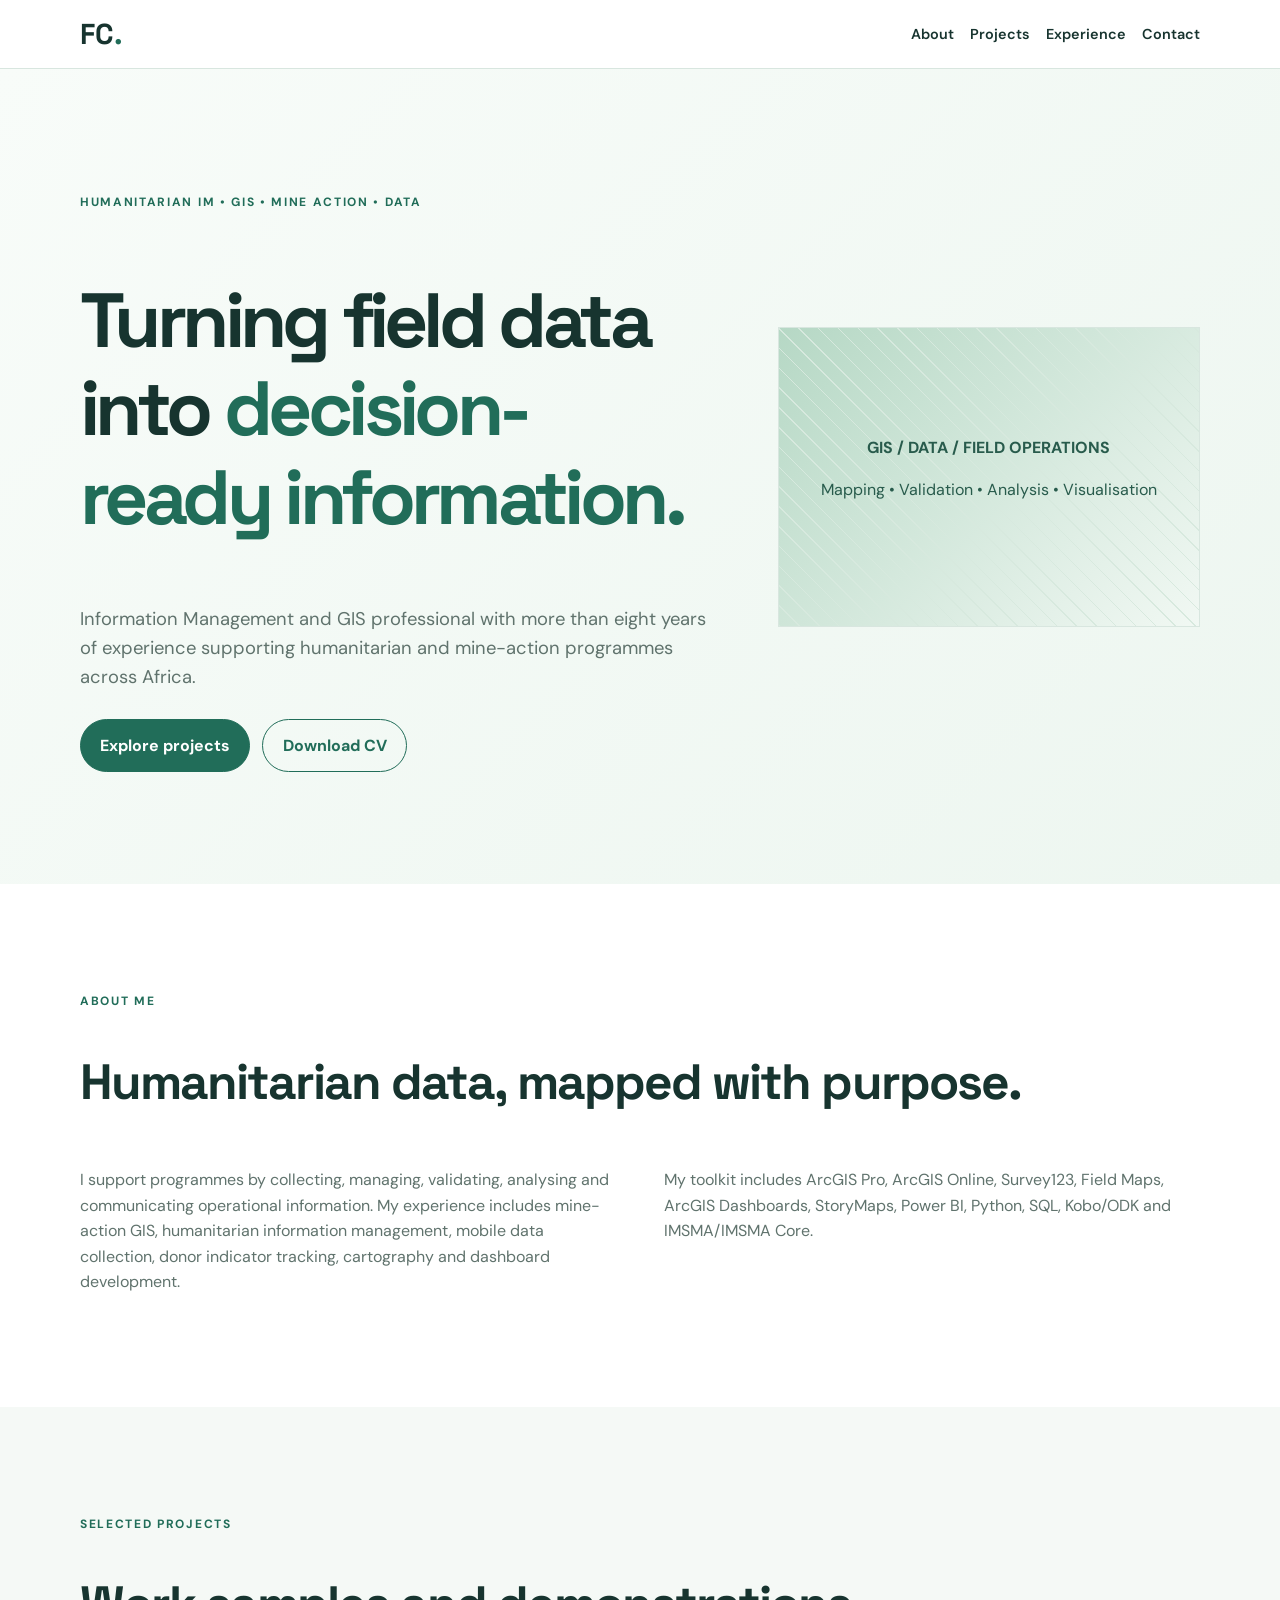
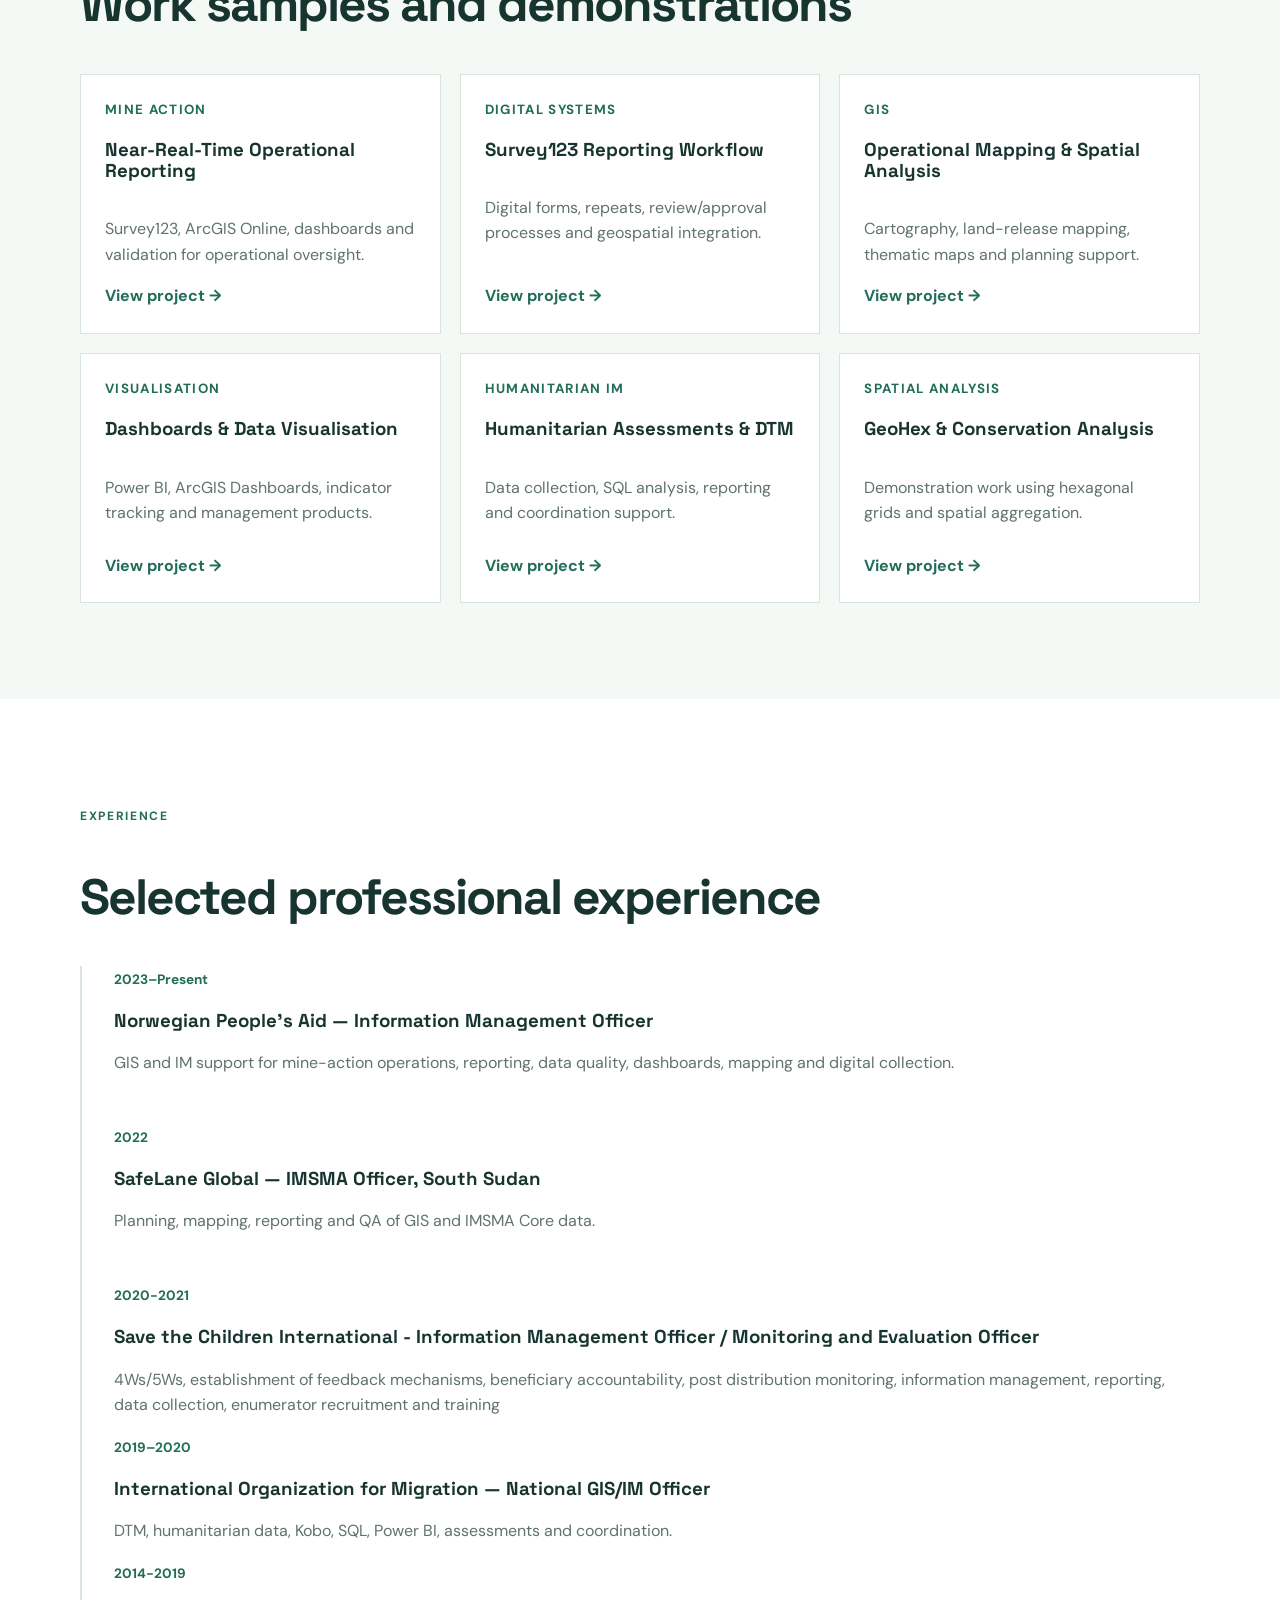
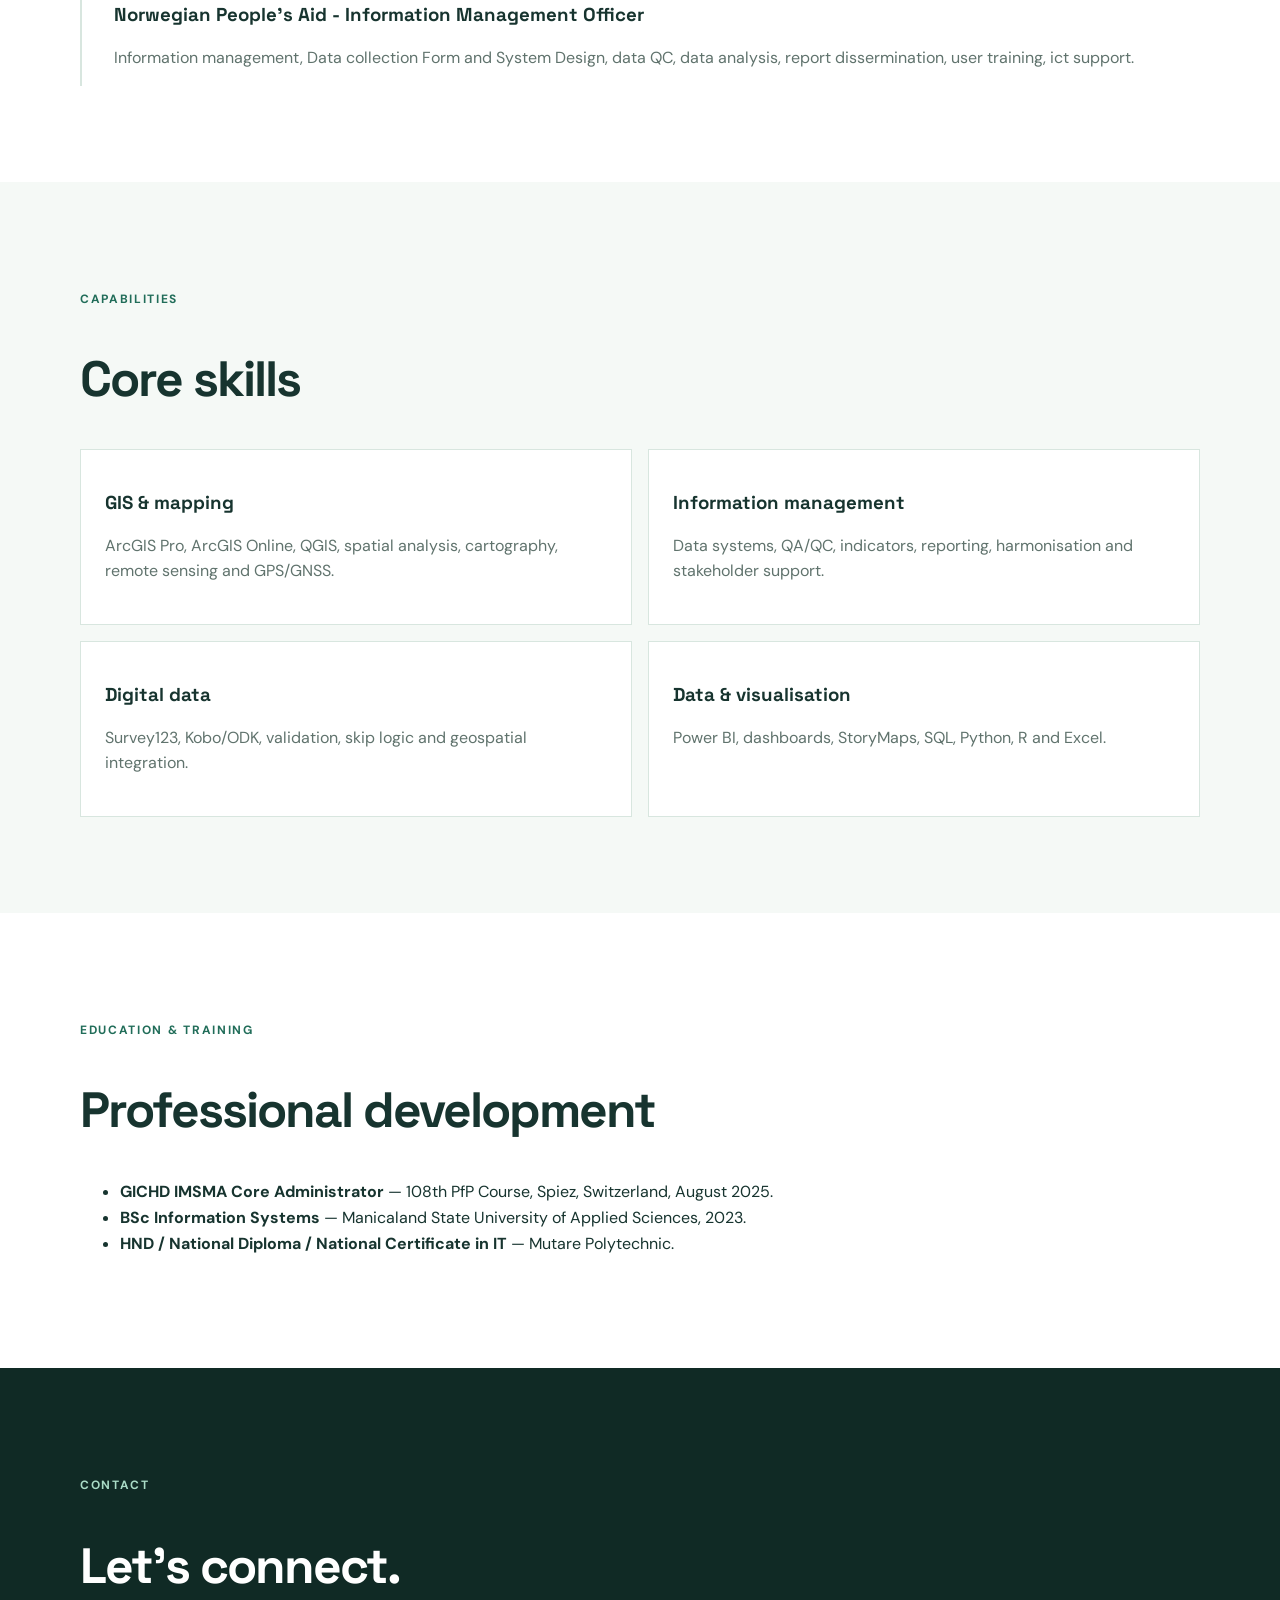
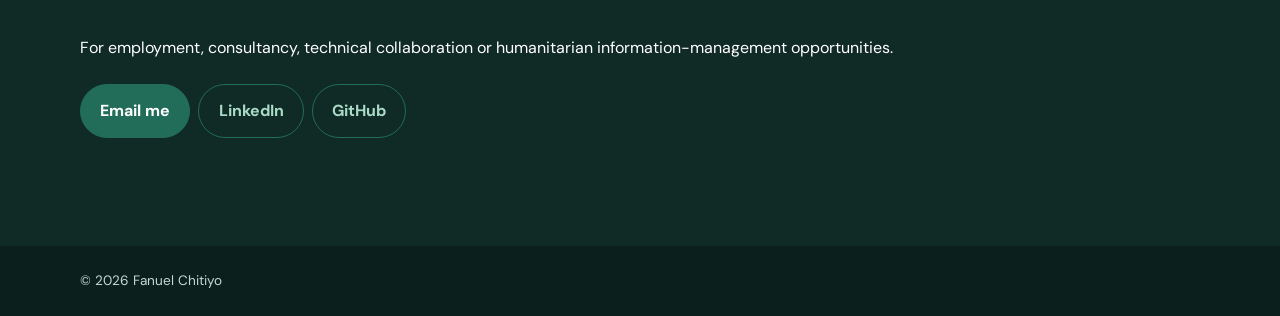
<file: index.html>
<!doctype html>
<html lang="en">
<head>
<meta charset="utf-8"><meta name="viewport" content="width=device-width, initial-scale=1">
<meta name="description" content="Fanuel Chitiyo — Humanitarian Information Management and GIS Professional">
<title>Fanuel Chitiyo | Humanitarian IM & GIS</title>
<link rel="stylesheet" href="assets/css/style.css">
</head>
<body>
<header><nav class="container nav"><a class="brand" href="index.html">FC<span>.</span></a>
<div><a href="#about">About</a><a href="#projects">Projects</a><a href="#experience">Experience</a><a href="#contact">Contact</a></div></nav></header>
<main>
<section class="hero"><div class="container hero-grid"><div>
<p class="eyebrow">Humanitarian IM • GIS • Mine Action • Data</p>
<h1>Turning field data into <span>decision-ready information.</span></h1>
<p class="lead">Information Management and GIS professional with more than eight years of experience supporting humanitarian and mine-action programmes across Africa.</p>
<a class="btn primary" href="#projects">Explore projects</a>
<a class="btn secondary" href="documents/Fanuel_Chitiyo_CV.pdf">Download CV</a>
</div><div class="visual"><strong>GIS / DATA / FIELD OPERATIONS</strong><p>Mapping • Validation • Analysis • Visualisation</p></div></div></section>
<section id="about" class="section container"><p class="eyebrow">About me</p><h2>Humanitarian data, mapped with purpose.</h2>
<div class="columns"><p>I support programmes by collecting, managing, validating, analysing and communicating operational information. My experience includes mine-action GIS, humanitarian information management, mobile data collection, donor indicator tracking, cartography and dashboard development.</p>
<p>My toolkit includes ArcGIS Pro, ArcGIS Online, Survey123, Field Maps, ArcGIS Dashboards, StoryMaps, Power BI, Python, SQL, Kobo/ODK and IMSMA/IMSMA Core.</p></div></section>
<section id="projects" class="section alt"><div class="container"><p class="eyebrow">Selected projects</p><h2>Work samples and demonstrations</h2><div class="cards">
<article class="card"><small>Mine action</small><h3>Near-Real-Time Operational Reporting</h3><p>Survey123, ArcGIS Online, dashboards and validation for operational oversight.</p><a href="projects/mine-action-reporting.html">View project →</a></article><article class="card"><small>Digital systems</small><h3>Survey123 Reporting Workflow</h3><p>Digital forms, repeats, review/approval processes and geospatial integration.</p><a href="projects/survey123-workflow.html">View project →</a></article><article class="card"><small>GIS</small><h3>Operational Mapping & Spatial Analysis</h3><p>Cartography, land-release mapping, thematic maps and planning support.</p><a href="projects/gis-mapping.html">View project →</a></article><article class="card"><small>Visualisation</small><h3>Dashboards & Data Visualisation</h3><p>Power BI, ArcGIS Dashboards, indicator tracking and management products.</p><a href="projects/dashboards.html">View project →</a></article><article class="card"><small>Humanitarian IM</small><h3>Humanitarian Assessments & DTM</h3><p>Data collection, SQL analysis, reporting and coordination support.</p><a href="projects/humanitarian-im.html">View project →</a></article><article class="card"><small>Spatial analysis</small><h3>GeoHex & Conservation Analysis</h3><p>Demonstration work using hexagonal grids and spatial aggregation.</p><a href="projects/geohex.html">View project →</a></article></div></div></section>
<section id="experience" class="section container"><p class="eyebrow">Experience</p><h2>Selected professional experience</h2><div class="timeline">
<div><b>2023–Present</b><h3>Norwegian People's Aid — Information Management Officer</h3><p>GIS and IM support for mine-action operations, reporting, data quality, dashboards, mapping and digital collection.</p></div>
<div><b>2022</b><h3>SafeLane Global — IMSMA Officer, South Sudan</h3><p>Planning, mapping, reporting and QA of GIS and IMSMA Core data.</p></div>
<div><b>2020-2021</b><h3>Save the Children International - Information Management Officer / Monitoring and Evaluation Officer</h3><p>4Ws/5Ws, establishment of feedback mechanisms, beneficiary accountability, post distribution monitoring, information management, reporting, data collection, enumerator recruitment and training</p>
<div><b>2019–2020</b><h3>International Organization for Migration — National GIS/IM Officer</h3><p>DTM, humanitarian data, Kobo, SQL, Power BI, assessments and coordination.</p></div>
<div><b>2014-2019</b><h3>Norwegian People's Aid - Information Management Officer</h3><p>Information management, Data collection Form and System Design, data QC, data analysis, report dissermination, user training, ict support.</p></div>
</div></section>
<section class="section alt"><div class="container"><p class="eyebrow">Capabilities</p><h2>Core skills</h2><div class="skill-grid">
<div><h3>GIS & mapping</h3><p>ArcGIS Pro, ArcGIS Online, QGIS, spatial analysis, cartography, remote sensing and GPS/GNSS.</p></div>
<div><h3>Information management</h3><p>Data systems, QA/QC, indicators, reporting, harmonisation and stakeholder support.</p></div>
<div><h3>Digital data</h3><p>Survey123, Kobo/ODK, validation, skip logic and geospatial integration.</p></div>
<div><h3>Data & visualisation</h3><p>Power BI, dashboards, StoryMaps, SQL, Python, R and Excel.</p></div>
</div></div></section>
<section class="section container"><p class="eyebrow">Education & training</p><h2>Professional development</h2><ul><li><b>GICHD IMSMA Core Administrator</b> — 108th PfP Course, Spiez, Switzerland, August 2025.</li><li><b>BSc Information Systems</b> — Manicaland State University of Applied Sciences, 2023.</li><li><b>HND / National Diploma / National Certificate in IT</b> — Mutare Polytechnic.</li></ul></section>
<section id="contact" class="section contact"><div class="container"><p class="eyebrow">Contact</p><h2>Let's connect.</h2><p>For employment, consultancy, technical collaboration or humanitarian information-management opportunities.</p><a class="btn primary" href="mailto:fanisimba@yahoo.ca">Email me</a><a class="btn secondary" href="https://www.linkedin.com/in/fanuel-chitiyo-77592758/" target="_blank">LinkedIn</a><a class="btn secondary" href="https://fanuelc.github.io/chitiyo-fanuel.github.io/" target="_blank">GitHub</a><p class="note"></p></div></section>
</main><footer><div class="container">© 2026 Fanuel Chitiyo</div></footer>
</body></html>
</file>
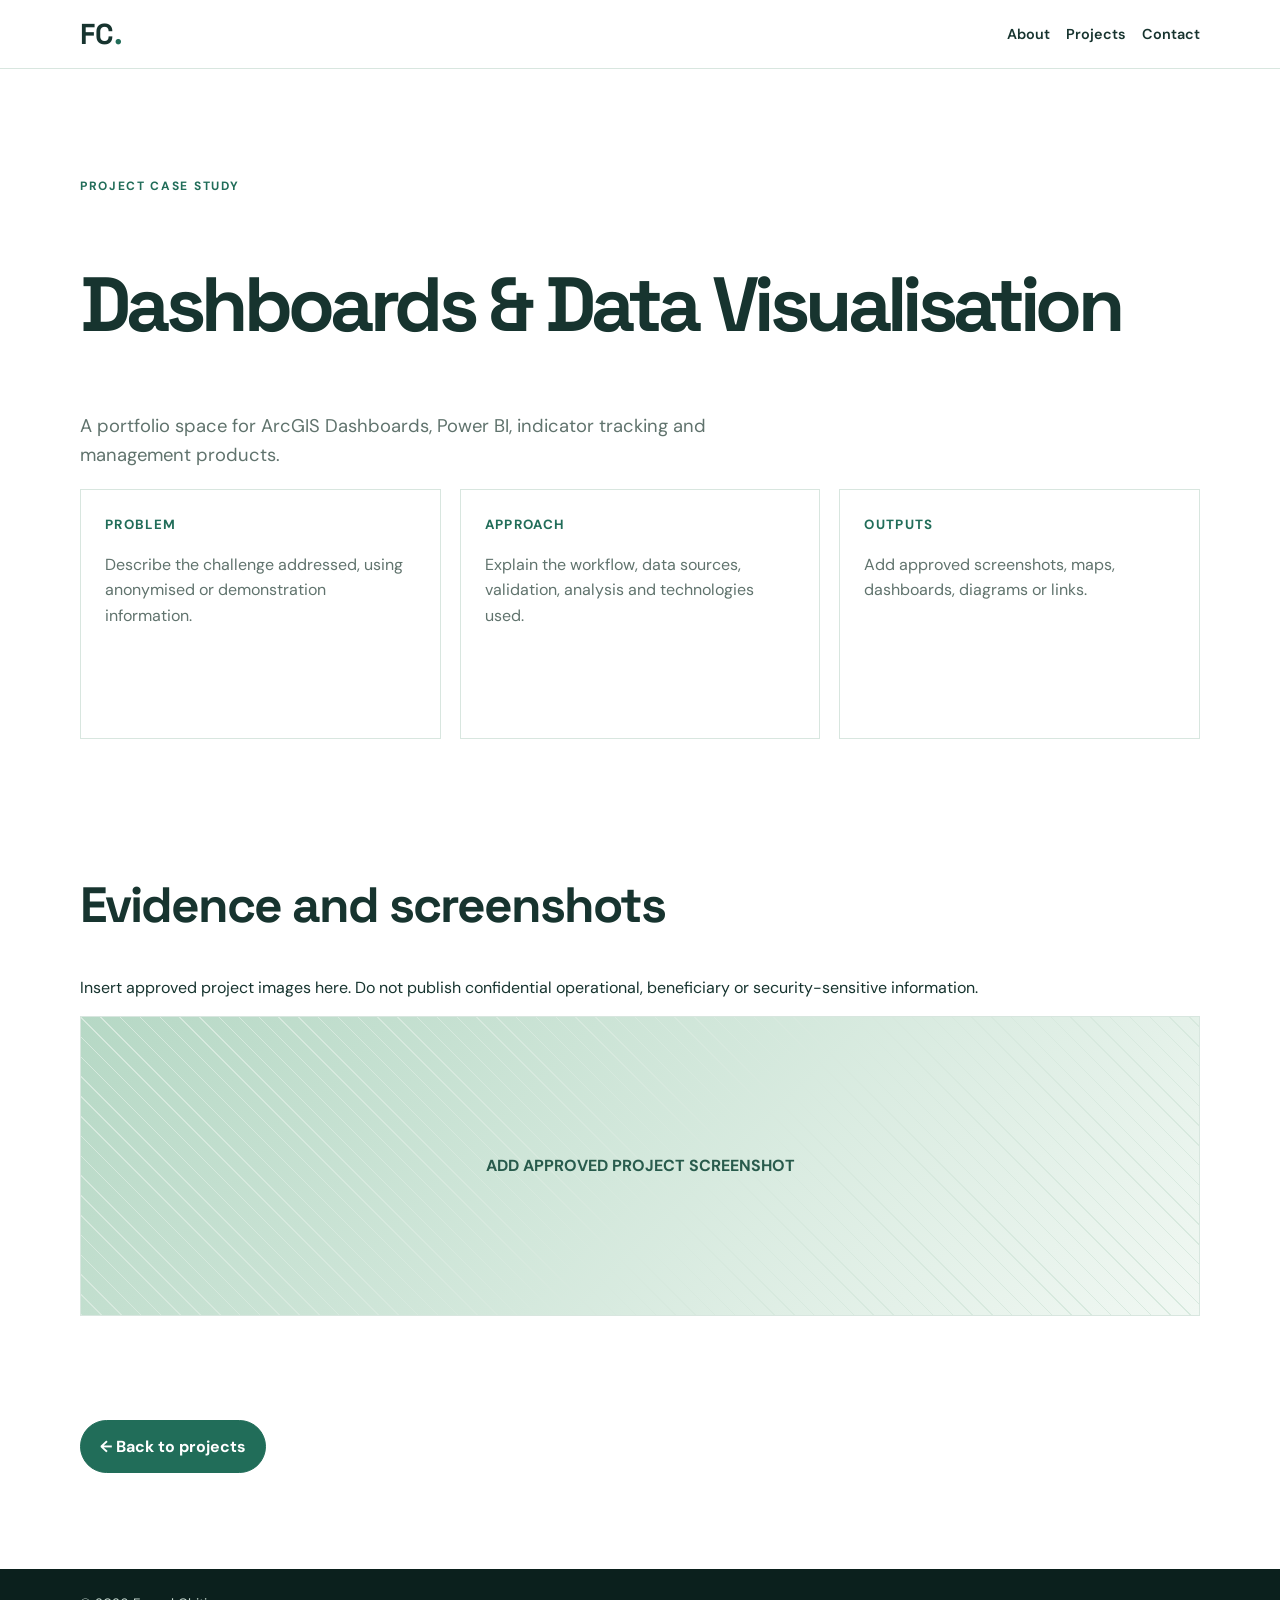
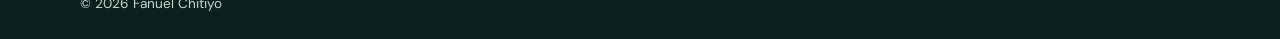
<file: projects/dashboards.html>
<!doctype html><html lang="en"><head><meta charset="utf-8"><meta name="viewport" content="width=device-width, initial-scale=1"><title>Dashboards & Data Visualisation | Fanuel Chitiyo</title><link rel="stylesheet" href="../assets/css/style.css"></head><body><header><nav class="container nav"><a class="brand" href="../index.html">FC<span>.</span></a><div><a href="../index.html#about">About</a><a href="../index.html#projects">Projects</a><a href="../index.html#contact">Contact</a></div></nav></header><main><section class="section container"><p class="eyebrow">Project case study</p><h1>Dashboards & Data Visualisation</h1><p class="lead">A portfolio space for ArcGIS Dashboards, Power BI, indicator tracking and management products.</p><div class="cards"><article class="card"><small>Problem</small><p>Describe the challenge addressed, using anonymised or demonstration information.</p></article><article class="card"><small>Approach</small><p>Explain the workflow, data sources, validation, analysis and technologies used.</p></article><article class="card"><small>Outputs</small><p>Add approved screenshots, maps, dashboards, diagrams or links.</p></article></div><section class="section"><h2>Evidence and screenshots</h2><p>Insert approved project images here. Do not publish confidential operational, beneficiary or security-sensitive information.</p><div class="visual"><strong>ADD APPROVED PROJECT SCREENSHOT</strong></div></section><a class="btn primary" href="../index.html#projects">← Back to projects</a></section></main><footer><div class="container">© 2026 Fanuel Chitiyo</div></footer></body></html>
</file>
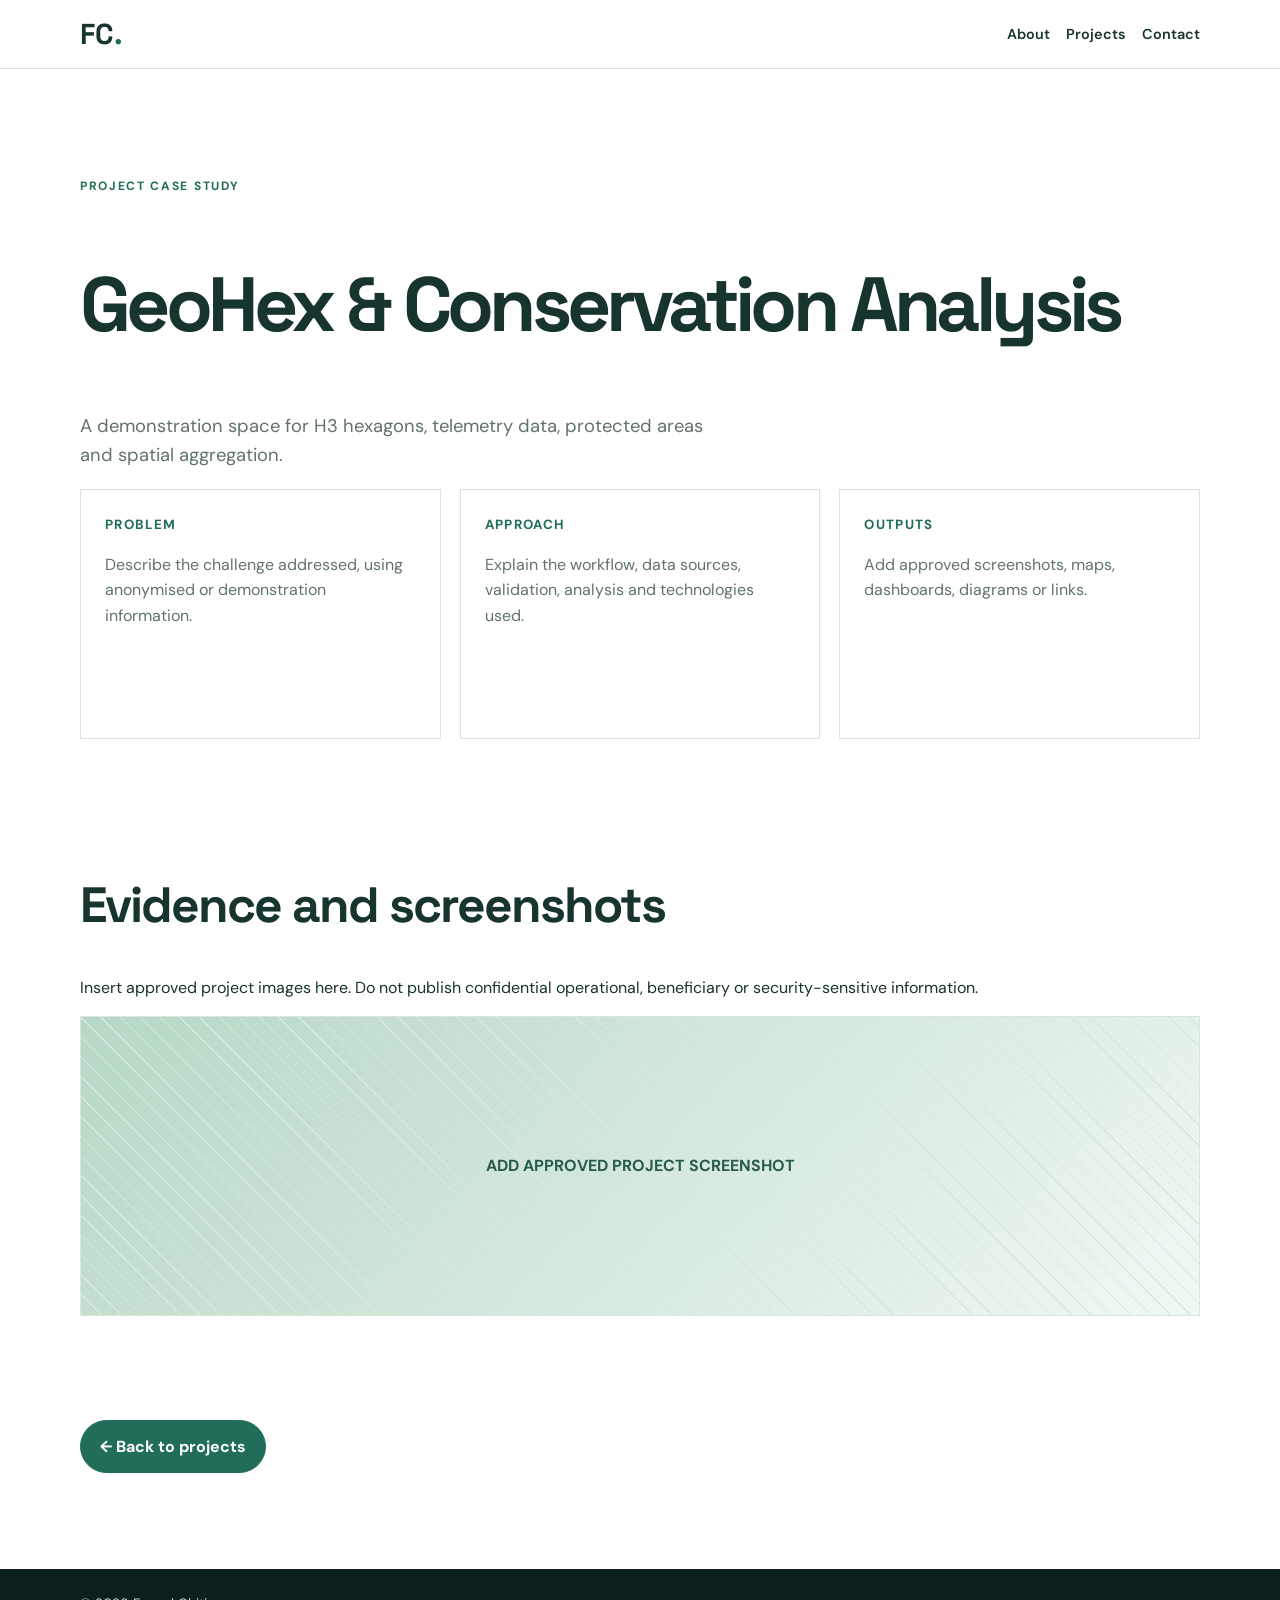
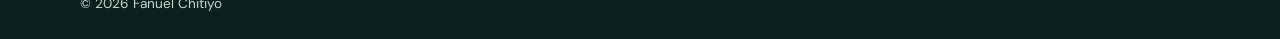
<file: projects/geohex.html>
<!doctype html><html lang="en"><head><meta charset="utf-8"><meta name="viewport" content="width=device-width, initial-scale=1"><title>GeoHex & Conservation Analysis | Fanuel Chitiyo</title><link rel="stylesheet" href="../assets/css/style.css"></head><body><header><nav class="container nav"><a class="brand" href="../index.html">FC<span>.</span></a><div><a href="../index.html#about">About</a><a href="../index.html#projects">Projects</a><a href="../index.html#contact">Contact</a></div></nav></header><main><section class="section container"><p class="eyebrow">Project case study</p><h1>GeoHex & Conservation Analysis</h1><p class="lead">A demonstration space for H3 hexagons, telemetry data, protected areas and spatial aggregation.</p><div class="cards"><article class="card"><small>Problem</small><p>Describe the challenge addressed, using anonymised or demonstration information.</p></article><article class="card"><small>Approach</small><p>Explain the workflow, data sources, validation, analysis and technologies used.</p></article><article class="card"><small>Outputs</small><p>Add approved screenshots, maps, dashboards, diagrams or links.</p></article></div><section class="section"><h2>Evidence and screenshots</h2><p>Insert approved project images here. Do not publish confidential operational, beneficiary or security-sensitive information.</p><div class="visual"><strong>ADD APPROVED PROJECT SCREENSHOT</strong></div></section><a class="btn primary" href="../index.html#projects">← Back to projects</a></section></main><footer><div class="container">© 2026 Fanuel Chitiyo</div></footer></body></html>
</file>
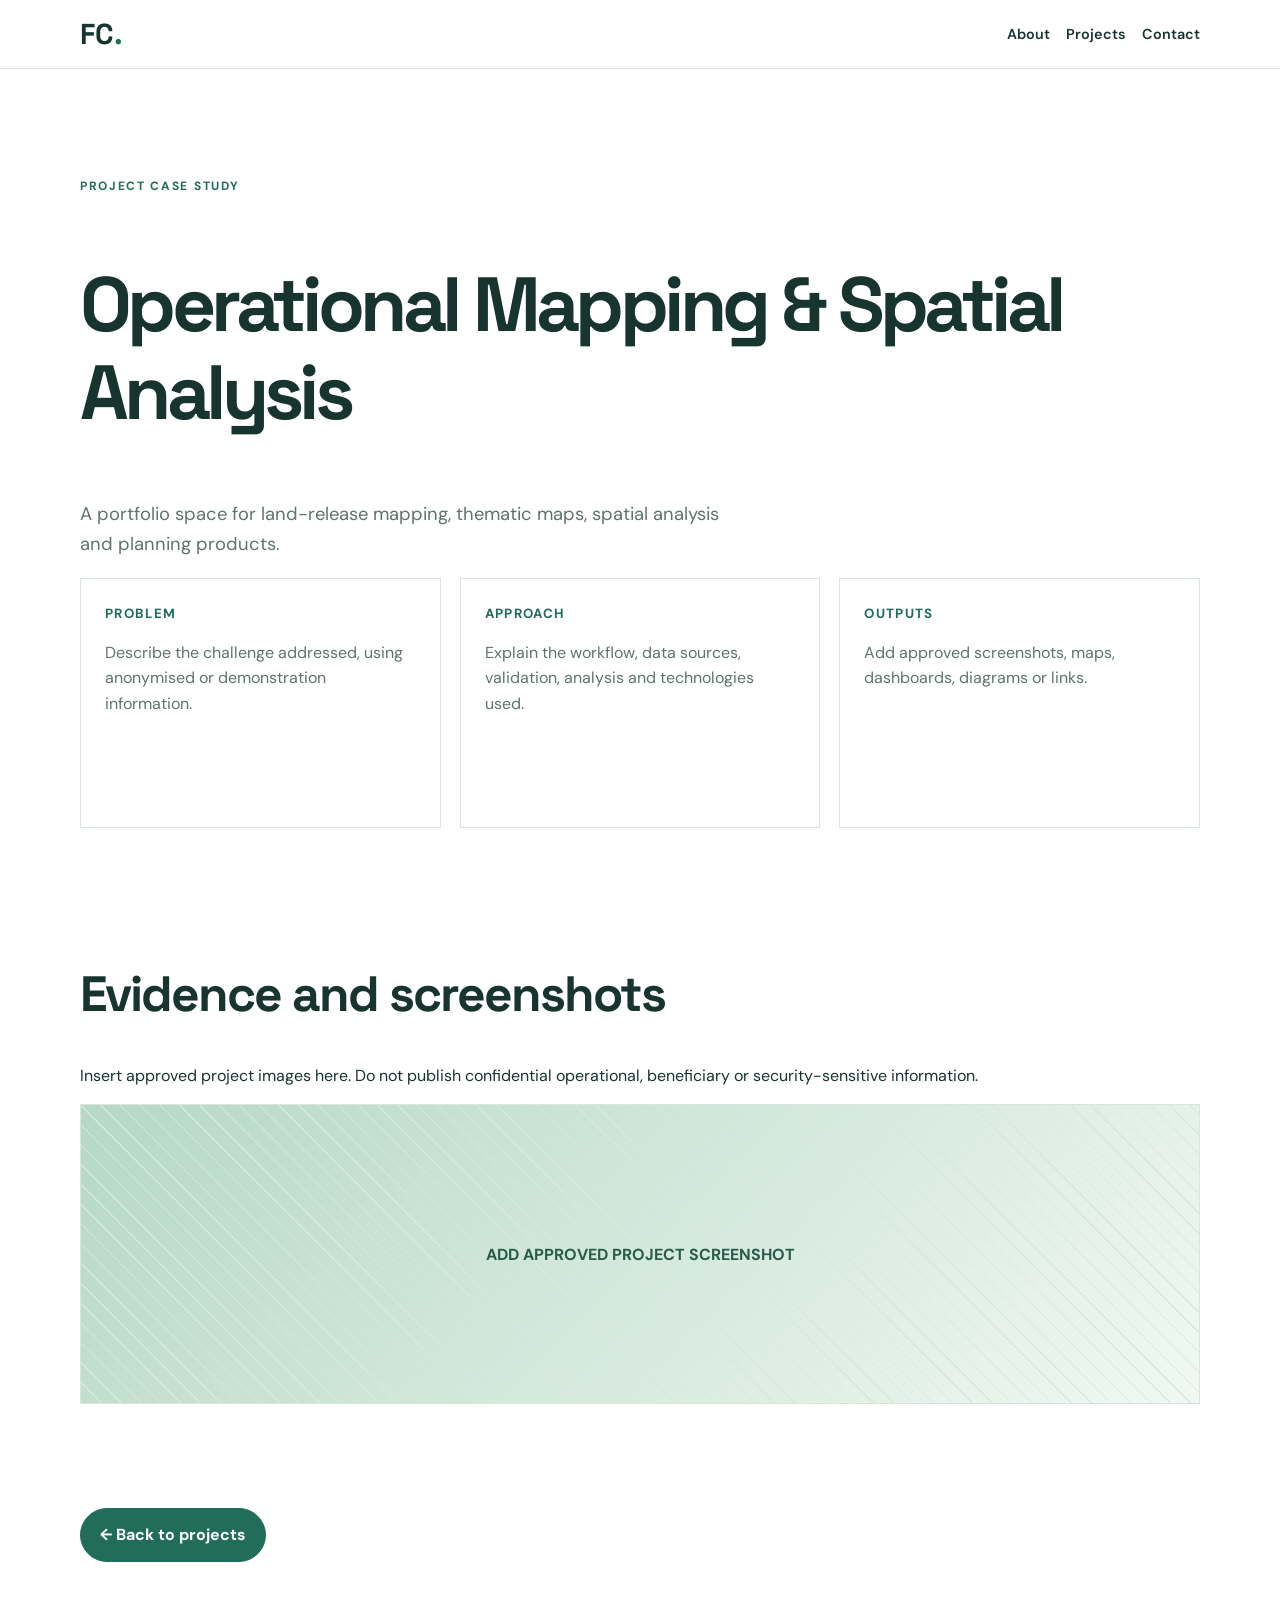
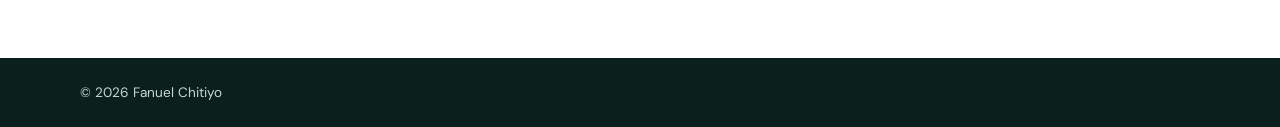
<file: projects/gis-mapping.html>
<!doctype html><html lang="en"><head><meta charset="utf-8"><meta name="viewport" content="width=device-width, initial-scale=1"><title>Operational Mapping & Spatial Analysis | Fanuel Chitiyo</title><link rel="stylesheet" href="../assets/css/style.css"></head><body><header><nav class="container nav"><a class="brand" href="../index.html">FC<span>.</span></a><div><a href="../index.html#about">About</a><a href="../index.html#projects">Projects</a><a href="../index.html#contact">Contact</a></div></nav></header><main><section class="section container"><p class="eyebrow">Project case study</p><h1>Operational Mapping & Spatial Analysis</h1><p class="lead">A portfolio space for land-release mapping, thematic maps, spatial analysis and planning products.</p><div class="cards"><article class="card"><small>Problem</small><p>Describe the challenge addressed, using anonymised or demonstration information.</p></article><article class="card"><small>Approach</small><p>Explain the workflow, data sources, validation, analysis and technologies used.</p></article><article class="card"><small>Outputs</small><p>Add approved screenshots, maps, dashboards, diagrams or links.</p></article></div><section class="section"><h2>Evidence and screenshots</h2><p>Insert approved project images here. Do not publish confidential operational, beneficiary or security-sensitive information.</p><div class="visual"><strong>ADD APPROVED PROJECT SCREENSHOT</strong></div></section><a class="btn primary" href="../index.html#projects">← Back to projects</a></section></main><footer><div class="container">© 2026 Fanuel Chitiyo</div></footer></body></html>
</file>
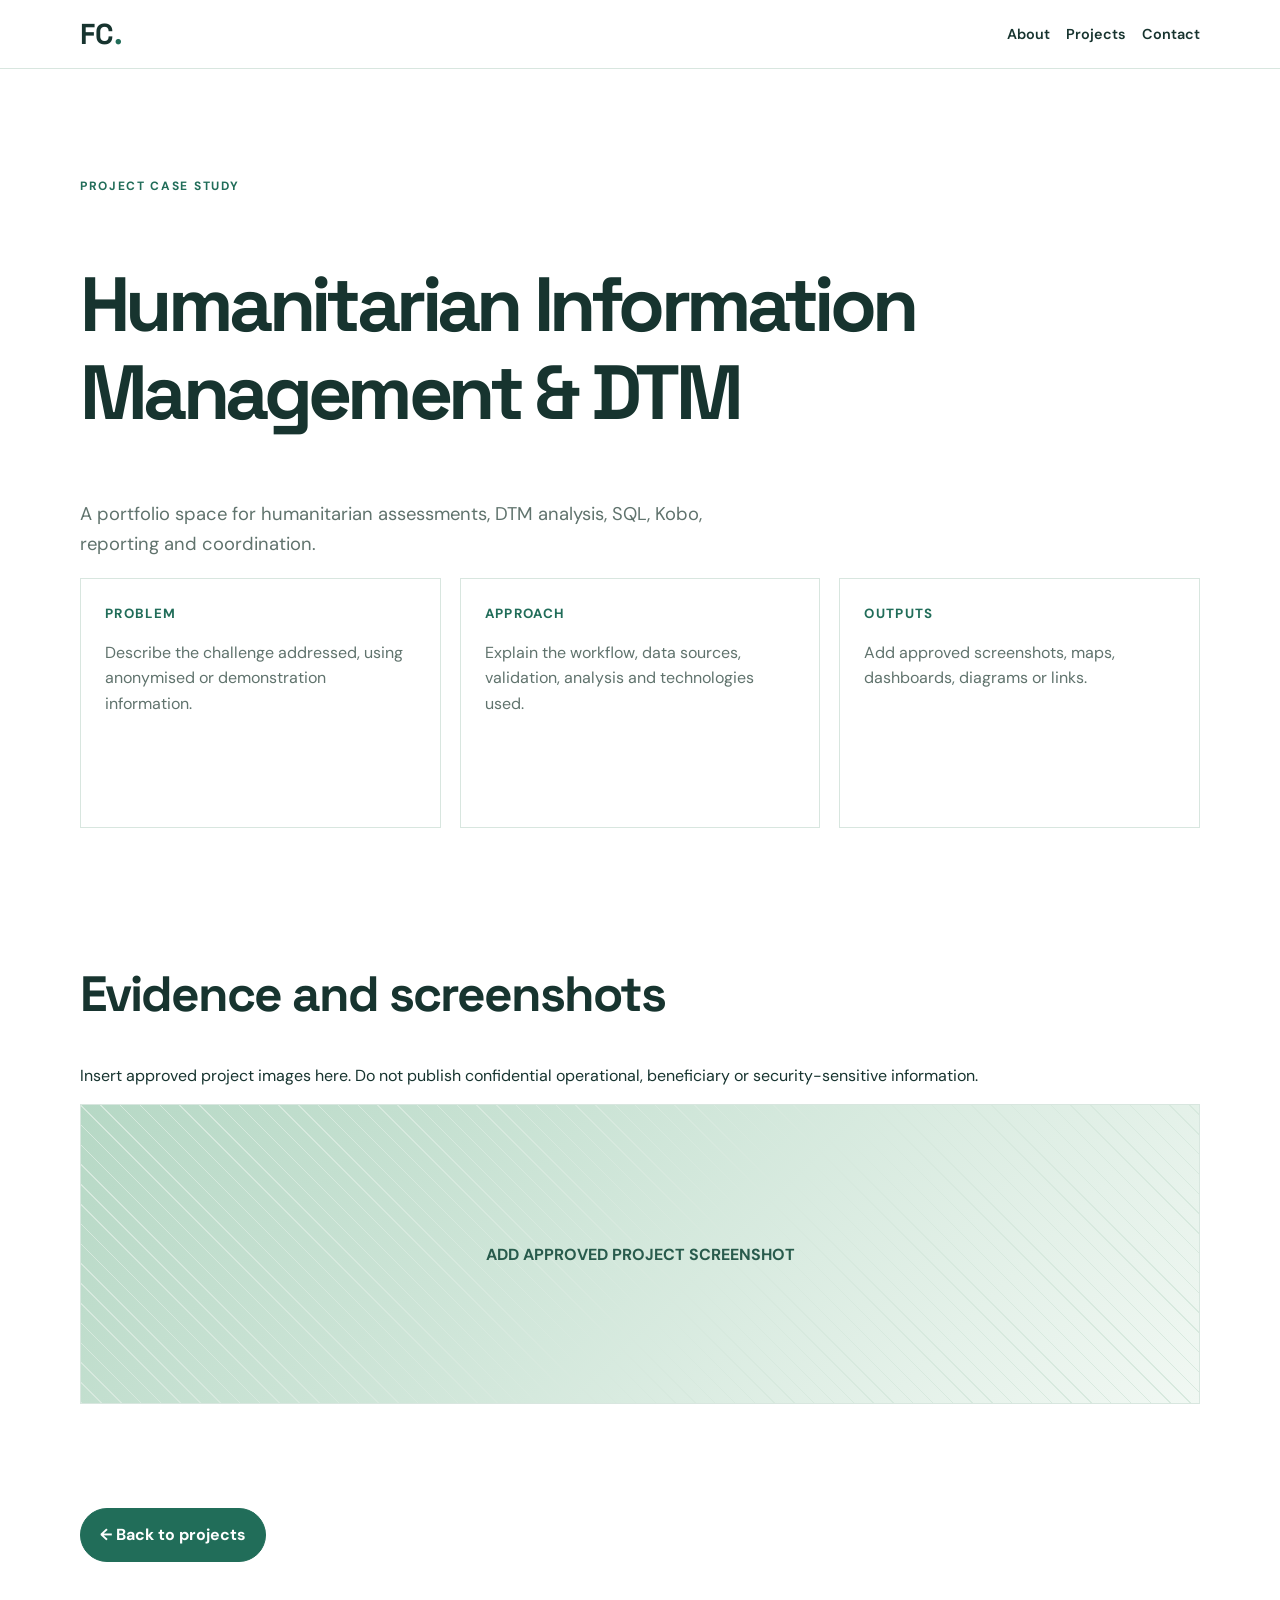
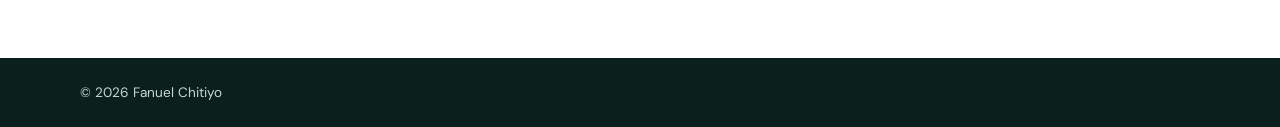
<file: projects/humanitarian-im.html>
<!doctype html><html lang="en"><head><meta charset="utf-8"><meta name="viewport" content="width=device-width, initial-scale=1"><title>Humanitarian Information Management & DTM | Fanuel Chitiyo</title><link rel="stylesheet" href="../assets/css/style.css"></head><body><header><nav class="container nav"><a class="brand" href="../index.html">FC<span>.</span></a><div><a href="../index.html#about">About</a><a href="../index.html#projects">Projects</a><a href="../index.html#contact">Contact</a></div></nav></header><main><section class="section container"><p class="eyebrow">Project case study</p><h1>Humanitarian Information Management & DTM</h1><p class="lead">A portfolio space for humanitarian assessments, DTM analysis, SQL, Kobo, reporting and coordination.</p><div class="cards"><article class="card"><small>Problem</small><p>Describe the challenge addressed, using anonymised or demonstration information.</p></article><article class="card"><small>Approach</small><p>Explain the workflow, data sources, validation, analysis and technologies used.</p></article><article class="card"><small>Outputs</small><p>Add approved screenshots, maps, dashboards, diagrams or links.</p></article></div><section class="section"><h2>Evidence and screenshots</h2><p>Insert approved project images here. Do not publish confidential operational, beneficiary or security-sensitive information.</p><div class="visual"><strong>ADD APPROVED PROJECT SCREENSHOT</strong></div></section><a class="btn primary" href="../index.html#projects">← Back to projects</a></section></main><footer><div class="container">© 2026 Fanuel Chitiyo</div></footer></body></html>
</file>
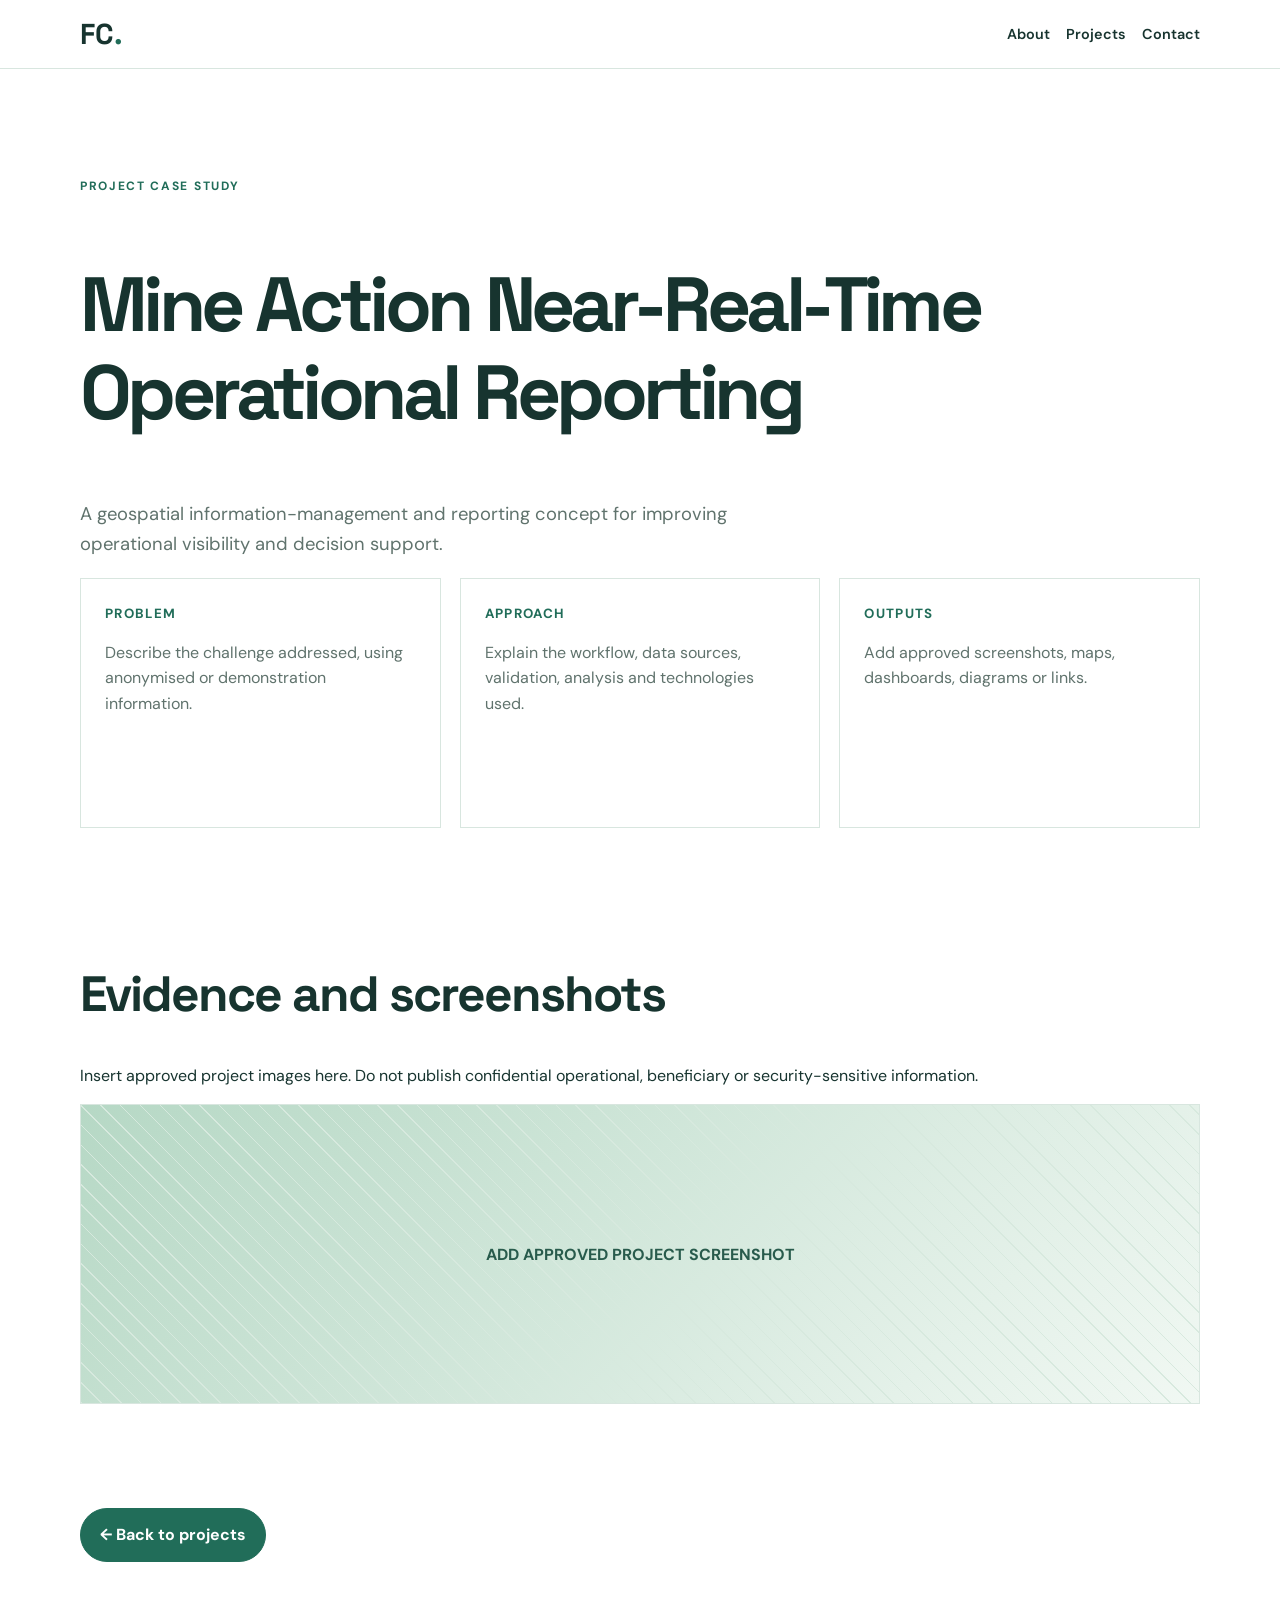
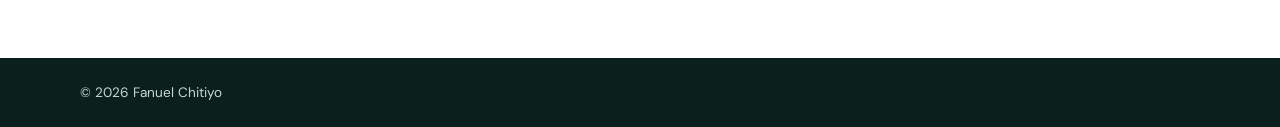
<file: projects/mine-action-reporting.html>
<!doctype html><html lang="en"><head><meta charset="utf-8"><meta name="viewport" content="width=device-width, initial-scale=1"><title>Mine Action Near-Real-Time Operational Reporting | Fanuel Chitiyo</title><link rel="stylesheet" href="../assets/css/style.css"></head><body><header><nav class="container nav"><a class="brand" href="../index.html">FC<span>.</span></a><div><a href="../index.html#about">About</a><a href="../index.html#projects">Projects</a><a href="../index.html#contact">Contact</a></div></nav></header><main><section class="section container"><p class="eyebrow">Project case study</p><h1>Mine Action Near-Real-Time Operational Reporting</h1><p class="lead">A geospatial information-management and reporting concept for improving operational visibility and decision support.</p><div class="cards"><article class="card"><small>Problem</small><p>Describe the challenge addressed, using anonymised or demonstration information.</p></article><article class="card"><small>Approach</small><p>Explain the workflow, data sources, validation, analysis and technologies used.</p></article><article class="card"><small>Outputs</small><p>Add approved screenshots, maps, dashboards, diagrams or links.</p></article></div><section class="section"><h2>Evidence and screenshots</h2><p>Insert approved project images here. Do not publish confidential operational, beneficiary or security-sensitive information.</p><div class="visual"><strong>ADD APPROVED PROJECT SCREENSHOT</strong></div></section><a class="btn primary" href="../index.html#projects">← Back to projects</a></section></main><footer><div class="container">© 2026 Fanuel Chitiyo</div></footer></body></html>
</file>
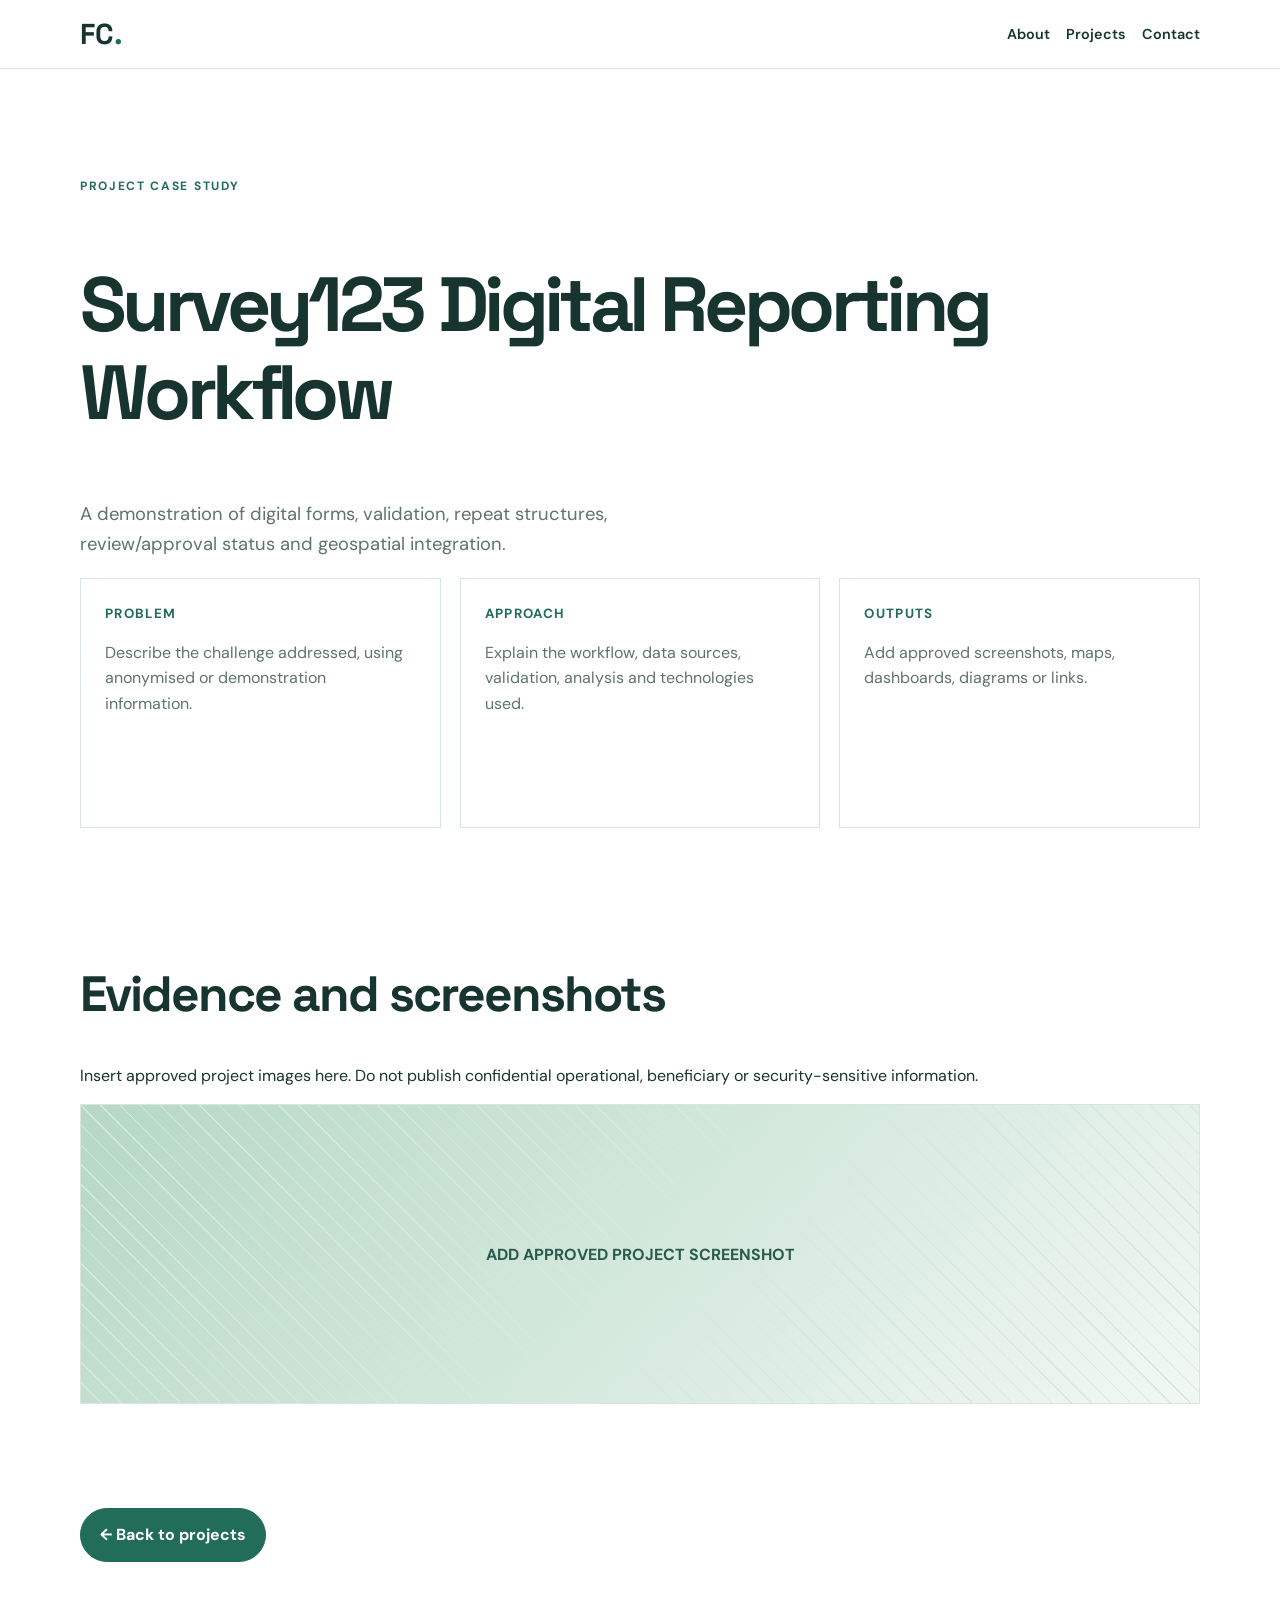
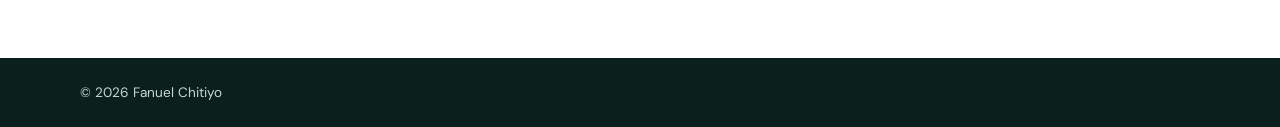
<file: projects/survey123-workflow.html>
<!doctype html><html lang="en"><head><meta charset="utf-8"><meta name="viewport" content="width=device-width, initial-scale=1"><title>Survey123 Digital Reporting Workflow | Fanuel Chitiyo</title><link rel="stylesheet" href="../assets/css/style.css"></head><body><header><nav class="container nav"><a class="brand" href="../index.html">FC<span>.</span></a><div><a href="../index.html#about">About</a><a href="../index.html#projects">Projects</a><a href="../index.html#contact">Contact</a></div></nav></header><main><section class="section container"><p class="eyebrow">Project case study</p><h1>Survey123 Digital Reporting Workflow</h1><p class="lead">A demonstration of digital forms, validation, repeat structures, review/approval status and geospatial integration.</p><div class="cards"><article class="card"><small>Problem</small><p>Describe the challenge addressed, using anonymised or demonstration information.</p></article><article class="card"><small>Approach</small><p>Explain the workflow, data sources, validation, analysis and technologies used.</p></article><article class="card"><small>Outputs</small><p>Add approved screenshots, maps, dashboards, diagrams or links.</p></article></div><section class="section"><h2>Evidence and screenshots</h2><p>Insert approved project images here. Do not publish confidential operational, beneficiary or security-sensitive information.</p><div class="visual"><strong>ADD APPROVED PROJECT SCREENSHOT</strong></div></section><a class="btn primary" href="../index.html#projects">← Back to projects</a></section></main><footer><div class="container">© 2026 Fanuel Chitiyo</div></footer></body></html>
</file>
<file: assets/css/style.css>
@import url('https://fonts.googleapis.com/css2?family=DM+Sans:wght@400;600;700&family=Space+Grotesk:wght@500;600;700&display=swap');
:root{--ink:#17342f;--green:#216d59;--pale:#edf6f0;--muted:#60736d;--line:#d8e6df;--dark:#102a25}*{box-sizing:border-box}html{scroll-behavior:smooth}body{margin:0;color:var(--ink);font:16px/1.6 "DM Sans",sans-serif}h1,h2,h3{font-family:"Space Grotesk",sans-serif;line-height:1.15}h1{font-size:clamp(2.7rem,6vw,5rem);letter-spacing:-.06em}h2{font-size:clamp(2rem,4vw,3.1rem);letter-spacing:-.04em}.container{width:min(1120px,92%);margin:auto}.nav{display:flex;justify-content:space-between;align-items:center;padding:1rem 0}.nav a{margin-left:1rem;color:var(--ink);text-decoration:none;font-weight:600;font-size:.9rem}.brand{font:700 1.8rem "Space Grotesk"!important;margin:0!important}.brand span,h1 span{color:var(--green)}header{position:sticky;top:0;background:#ffffffed;backdrop-filter:blur(10px);border-bottom:1px solid var(--line);z-index:5}.hero{padding:7rem 0;background:linear-gradient(135deg,#f8fcf9,var(--pale))}.hero-grid{display:grid;grid-template-columns:1.2fr .8fr;gap:4rem;align-items:center}.eyebrow{color:var(--green);font-size:.75rem;font-weight:700;letter-spacing:.14em;text-transform:uppercase}.lead{font-size:1.15rem;color:var(--muted);max-width:650px}.btn{display:inline-block;padding:.8rem 1.2rem;border-radius:999px;border:1px solid var(--green);text-decoration:none;font-weight:700;margin:.5rem .5rem 0 0}.primary{background:var(--green);color:#fff}.secondary{color:var(--green)}.visual{min-height:300px;display:grid;place-content:center;text-align:center;padding:2rem;border:1px solid var(--line);background:repeating-linear-gradient(45deg,#d7e9de 0,#d7e9de 1px,transparent 1px,transparent 14px),linear-gradient(135deg,#b6d8c5,#f1f8f3);color:#285b4c}.section{padding:6rem 0}.alt{background:#f5f9f6}.columns{display:grid;grid-template-columns:1fr 1fr;gap:3rem;color:var(--muted)}.cards{display:grid;grid-template-columns:repeat(3,1fr);gap:1.2rem}.card{background:#fff;border:1px solid var(--line);padding:1.5rem;display:flex;flex-direction:column;min-height:250px}.card small{color:var(--green);font-weight:700;text-transform:uppercase;letter-spacing:.1em}.card p{color:var(--muted)}.card a{margin-top:auto;color:var(--green);font-weight:700;text-decoration:none}.timeline{border-left:2px solid var(--line);padding-left:2rem;display:grid;gap:2rem}.timeline b{color:var(--green);font-size:.85rem}.timeline p{color:var(--muted)}.skill-grid{display:grid;grid-template-columns:repeat(2,1fr);gap:1rem}.skill-grid div{border:1px solid var(--line);padding:1.5rem;background:#fff}.skill-grid p{color:var(--muted)}.contact{background:var(--dark);color:#fff}.contact .eyebrow{color:#a9dbc6}.contact .secondary{color:#a9dbc6}.note{font-size:.8rem;color:#c6d8d0}footer{background:#0b201d;color:#c6d8d0;padding:1.5rem 0;font-size:.85rem}@media(max-width:850px){.hero-grid,.columns{grid-template-columns:1fr}.cards{grid-template-columns:repeat(2,1fr)}}@media(max-width:560px){.nav{align-items:flex-start;flex-direction:column}.nav a{margin:0 .8rem 0 0}.cards,.skill-grid{grid-template-columns:1fr}.hero,.section{padding:4rem 0}}
</file>
